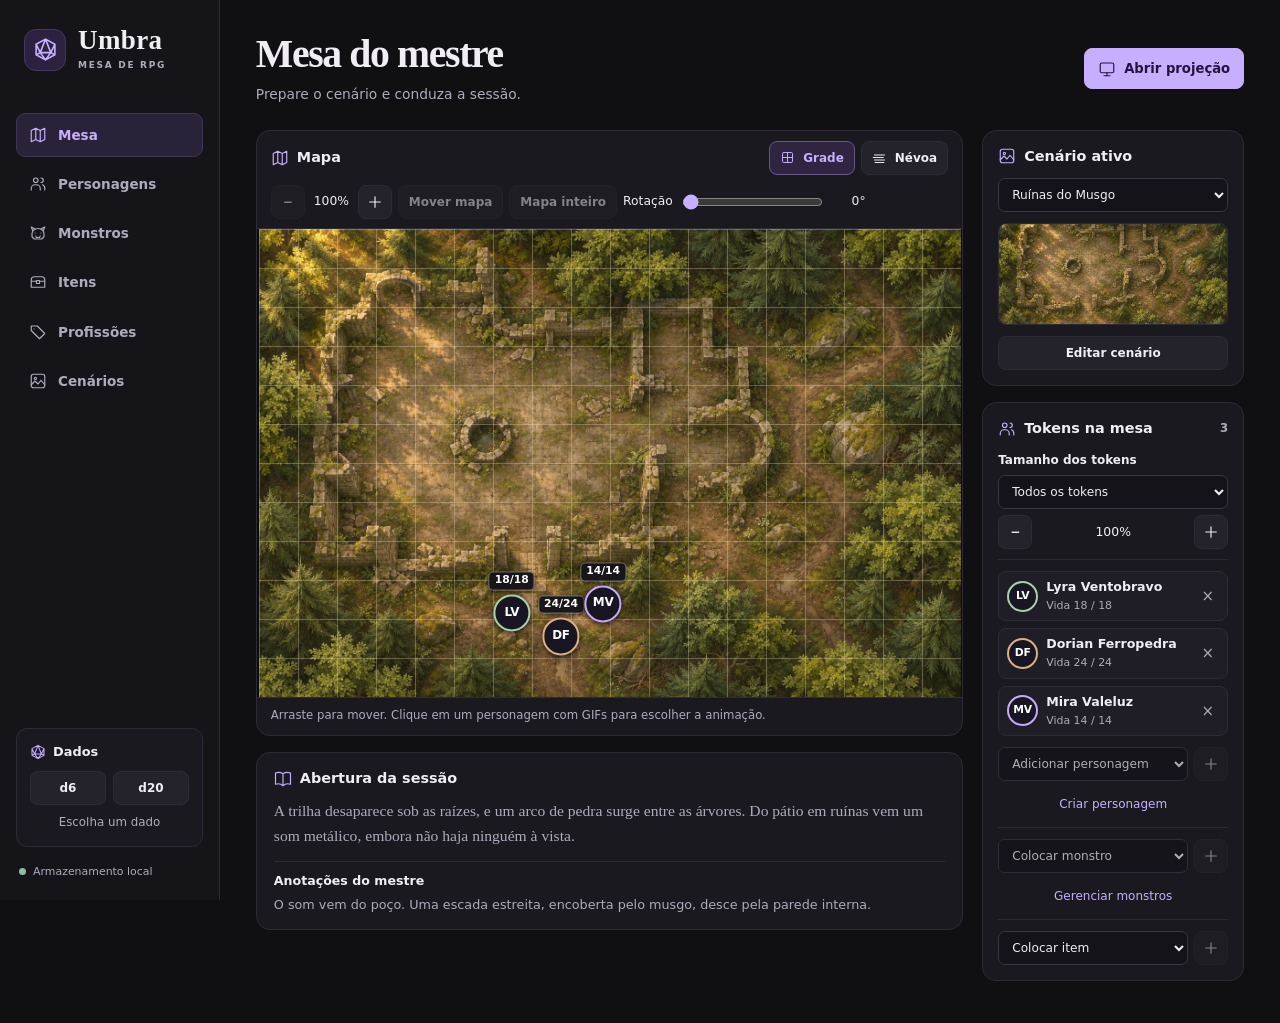
<file: index.html>
<!doctype html>
<html lang="pt-BR">
<head>
  <meta charset="utf-8">
  <meta name="viewport" content="width=device-width, initial-scale=1">
  <meta name="description" content="Painel do mestre para organizar e projetar sua mesa de RPG.">
  <title>Umbra — Mesa de RPG</title>
  <link rel="stylesheet" href="styles.css">
  <script src="app.js" defer></script>
</head>
<body>
  <svg class="icon-library" xmlns="http://www.w3.org/2000/svg" aria-hidden="true">
    <symbol id="i-die" viewBox="0 0 24 24"><path d="m12 2 9 5v10l-9 5-9-5V7zM12 2l5 13H7L12 2ZM3 7l4 8-4 2m18-10-4 8 4 2m-14-2 5 7 5-7"/></symbol>
    <symbol id="i-map" viewBox="0 0 24 24"><path d="m3 6 6-3 6 3 6-3v15l-6 3-6-3-6 3zM9 3v15m6-12v15"/></symbol>
    <symbol id="i-users" viewBox="0 0 24 24"><circle cx="9" cy="7" r="3"/><path d="M3 20v-2a5 5 0 0 1 5-5h2a5 5 0 0 1 5 5v2M16 4a3 3 0 0 1 0 6m2 3a5 5 0 0 1 3 5v2"/></symbol>
    <symbol id="i-image" viewBox="0 0 24 24"><rect x="3" y="3" width="18" height="18" rx="3"/><circle cx="8.5" cy="8.5" r="1.5"/><path d="m3 17 5-5 4 4 4-5 5 6"/></symbol>
    <symbol id="i-screen" viewBox="0 0 24 24"><rect x="3" y="4" width="18" height="13" rx="2"/><path d="M8 21h8m-4-4v4"/></symbol>
    <symbol id="i-grid" viewBox="0 0 24 24"><rect x="4" y="4" width="16" height="16" rx="2"/><path d="M4 12h16M12 4v16"/></symbol>
    <symbol id="i-fog" viewBox="0 0 24 24"><path d="M4 8h16M2 12h16m-14 4h16m-15 4h14"/></symbol>
    <symbol id="i-plus" viewBox="0 0 24 24"><path d="M12 5v14m-7-7h14"/></symbol>
    <symbol id="i-close" viewBox="0 0 24 24"><path d="m6 6 12 12M18 6 6 18"/></symbol>
    <symbol id="i-book" viewBox="0 0 24 24"><path d="M12 5v16m0-16C9 3 5 3 2 4v15c3-1 7-1 10 2 3-3 7-3 10-2V4c-3-1-7-1-10 1Z"/></symbol>
    <symbol id="i-monster" viewBox="0 0 24 24"><path d="M5 9 3 4l6 3m10 2 2-5-6 3M4 13a8 7 0 1 1 16 0v4l-3 3H7l-3-3Zm4-1h.01m8 0h.01M9 16l1 2h4l1-2"/></symbol>
    <symbol id="i-chest" viewBox="0 0 24 24"><path d="M3 11V9a4 4 0 0 1 4-4h10a4 4 0 0 1 4 4v10H3zm0 0h7m4 0h7m-11-1h4v4h-4z"/></symbol>
    <symbol id="i-tag" viewBox="0 0 24 24"><path d="M3 4h8l10 10-7 7L3 10zM7 8h.01"/></symbol>
  </svg>

  <div class="app-layout">
    <aside class="sidebar">
      <div class="brand">
        <div class="brand-mark"><svg class="icon"><use href="#i-die"/></svg></div>
        <div><span class="brand-name">Umbra</span><span class="brand-caption">MESA DE RPG</span></div>
      </div>
      <nav class="navigation" aria-label="Painel do mestre">
        <button type="button" data-view="mesa" aria-current="page"><svg class="icon"><use href="#i-map"/></svg>Mesa</button>
        <button type="button" data-view="fichas"><svg class="icon"><use href="#i-users"/></svg>Personagens</button>
        <button type="button" data-view="monstros"><svg class="icon"><use href="#i-monster"/></svg>Monstros</button>
        <button type="button" data-view="itens"><svg class="icon"><use href="#i-chest"/></svg>Itens</button>
        <button type="button" data-view="profissoes"><svg class="icon"><use href="#i-tag"/></svg>Profissões</button>
        <button type="button" data-view="cenarios"><svg class="icon"><use href="#i-image"/></svg>Cenários</button>
      </nav>
      <div class="sidebar-bottom">
        <section class="dice" aria-labelledby="dice-title">
          <h2 id="dice-title"><svg class="icon"><use href="#i-die"/></svg>Dados</h2>
          <div class="dice-actions"><button class="button small" type="button" data-die="6">d6</button><button class="button small" type="button" data-die="20">d20</button></div>
          <output id="dice-result" aria-live="polite">Escolha um dado</output>
        </section>
        <p class="local-label"><span class="local-dot"></span>Armazenamento local</p>
      </div>
    </aside>

    <main class="workspace">
      <section id="mesa" class="view" aria-labelledby="table-title">
        <header class="page-header">
          <div><h1 id="table-title">Mesa do mestre</h1><p>Prepare o cenário e conduza a sessão.</p></div>
          <button id="open-projection" class="button primary" type="button"><svg class="icon"><use href="#i-screen"/></svg>Abrir projeção</button>
        </header>
        <div class="table-layout">
          <div class="table-main">
            <section class="panel map-panel" aria-labelledby="map-title">
              <div class="map-toolbar">
                <div class="map-heading"><svg class="icon"><use href="#i-map"/></svg><h2 id="map-title">Mapa</h2></div>
                <div class="map-tools">
                  <button id="toggle-grid" class="button small grid-button" type="button" aria-pressed="false"><svg class="icon"><use href="#i-grid"/></svg>Grade</button>
                  <button id="toggle-fog" class="button small grid-button" type="button" aria-pressed="false" aria-controls="fog-tools"><svg class="icon"><use href="#i-fog"/></svg>Névoa</button>
                </div>
              </div>
              <div class="camera-tools" role="group" aria-label="Enquadramento do mapa">
                <div class="zoom-controls">
                  <button id="zoom-out" class="button small icon-button" type="button" aria-label="Diminuir zoom">−</button>
                  <output id="map-zoom" aria-live="polite">100%</output>
                  <button id="zoom-in" class="button small icon-button" type="button" aria-label="Aumentar zoom"><svg class="icon"><use href="#i-plus"/></svg></button>
                </div>
                <button id="toggle-pan" class="button small grid-button" type="button" aria-pressed="false">Mover mapa</button>
                <button id="reset-camera" class="button small" type="button">Mapa inteiro</button>
                <div class="rotation-controls">
                  <label for="map-rotation">Rotação</label>
                  <input id="map-rotation" type="range" min="0" max="359" step="1" value="0">
                  <output id="map-angle" for="map-rotation">0°</output>
                </div>
              </div>
              <div id="fog-tools" class="fog-tools" role="group" aria-label="Editar névoa" hidden>
                <button class="button small grid-button" type="button" data-fog-mode="cover" aria-pressed="true">Cobrir</button>
                <button class="button small grid-button" type="button" data-fog-mode="reveal" aria-pressed="false">Revelar</button>
              </div>
              <div class="map-stage" id="master-stage">
                <div class="map-viewport">
                  <div class="board" id="master-board" hidden>
                    <img class="board-image" alt="" draggable="false">
                    <div class="map-grid" hidden></div>
                    <div class="fog-layer" aria-hidden="true"></div>
                    <div class="token-layer"></div>
                    <div class="fog-selection" aria-hidden="true" hidden></div>
                  </div>
                  <p class="map-empty" id="master-empty">Selecione um cenário para abrir o mapa.</p>
                </div>
              </div>
              <p class="map-hint" id="token-hint">Arraste para mover. Clique em um personagem com GIFs para escolher a animação.</p>
              <p class="map-hint" id="fog-hint" hidden>Arraste no mapa para marcar uma área. Clique em Névoa novamente para mover os tokens.</p>
              <p class="map-hint" id="pan-hint" hidden>Arraste o cenário para enquadrar a área da projeção. Clique em Mover mapa novamente para voltar aos tokens.</p>
            </section>
            <section class="panel narrative" id="narrative" hidden>
              <h2><svg class="icon"><use href="#i-book"/></svg>Abertura da sessão</h2>
              <p class="opening-text" id="scene-intro"></p>
              <div id="gm-notes" class="gm-notes" hidden><h3>Anotações do mestre</h3><p></p></div>
            </section>
          </div>
          <aside class="table-tools" aria-label="Controles do cenário">
            <section class="panel controls">
              <h2><svg class="icon"><use href="#i-image"/></svg>Cenário ativo</h2>
              <label class="sr-only" for="active-scene">Cenário ativo</label>
              <select id="active-scene"></select>
              <img id="scene-preview" class="scene-preview" alt="Prévia do cenário" hidden>
              <button type="button" id="edit-active-scene" class="button small full">Editar cenário</button>
            </section>
            <section class="panel controls">
              <h2><svg class="icon"><use href="#i-users"/></svg>Tokens na mesa <span id="token-count" class="count">0</span></h2>
              <div class="token-sizing">
                <label for="token-size-target">Tamanho dos tokens</label>
                <select id="token-size-target" aria-describedby="token-size-help"></select>
                <div class="token-size-actions">
                  <button type="button" id="decrease-token-size" class="button small icon-button" aria-label="Diminuir tamanho dos tokens">−</button>
                  <output id="token-size-value" aria-live="polite">100%</output>
                  <button type="button" id="increase-token-size" class="button small icon-button" aria-label="Aumentar tamanho dos tokens"><svg class="icon"><use href="#i-plus"/></svg></button>
                </div>
                <p id="token-size-help" class="muted" hidden>Ajuste em relação ao tamanho de todos.</p>
              </div>
              <ul id="token-list" class="token-list"></ul>
              <details id="retired-tokens" class="retired-tokens" hidden>
                <summary>Tokens retirados <span id="retired-token-count" class="count"></span></summary>
                <ul id="retired-token-list" class="token-list"></ul>
              </details>
              <form id="add-token-form" class="add-token">
                <label class="sr-only" for="available-character">Personagem para adicionar</label>
                <select id="available-character"></select>
                <button type="submit" class="button small icon-button" aria-label="Adicionar token" title="Adicionar token"><svg class="icon"><use href="#i-plus"/></svg></button>
              </form>
              <button type="button" id="new-table-character" class="text-button">Criar personagem</button>
              <form id="spawn-monster-form" class="add-token monster-spawn">
                <label class="sr-only" for="available-monster">Monstro para colocar na mesa</label>
                <select id="available-monster"></select>
                <button type="submit" class="button small icon-button" aria-label="Colocar monstro no mapa" title="Colocar monstro no mapa"><svg class="icon"><use href="#i-plus"/></svg></button>
              </form>
              <button type="button" id="open-monsters" class="text-button">Gerenciar monstros</button>
              <form id="place-item-form" class="add-token item-placement">
                <label class="sr-only" for="available-item">Item para colocar na mesa</label>
                <select id="available-item"></select>
                <button type="submit" class="button small icon-button" aria-label="Colocar item no mapa" title="Colocar item no mapa"><svg class="icon"><use href="#i-plus"/></svg></button>
              </form>
            </section>
          </aside>
        </div>
      </section>

      <section id="fichas" class="view" aria-labelledby="characters-title" hidden>
        <header class="page-header">
          <div><h1 id="characters-title">Personagens</h1><p>Crie e edite as fichas da campanha.</p></div>
          <button class="button primary" id="new-character" type="button"><svg class="icon"><use href="#i-plus"/></svg>Novo personagem</button>
        </header>
        <div class="record-grid" id="character-list"></div>
      </section>

      <section id="monstros" class="view" aria-labelledby="monsters-title" hidden>
        <header class="page-header">
          <div><h1 id="monsters-title">Monstros</h1><p>Cadastre criaturas e coloque cópias no cenário ativo.</p></div>
          <button class="button primary" id="new-monster" type="button"><svg class="icon"><use href="#i-plus"/></svg>Novo monstro</button>
        </header>
        <div class="record-grid" id="monster-list"></div>
      </section>

      <section id="itens" class="view" aria-labelledby="items-title" hidden>
        <header class="page-header">
          <div><h1 id="items-title">Itens</h1><p>Cadastre objetos e coloque-os nos seus cenários.</p></div>
          <button class="button primary" id="new-item" type="button"><svg class="icon"><use href="#i-plus"/></svg>Novo item</button>
        </header>
        <div class="record-grid" id="item-list"></div>
      </section>

      <section id="profissoes" class="view" aria-labelledby="professions-title" hidden>
        <header class="page-header">
          <div><h1 id="professions-title">Profissões</h1><p>Crie as etiquetas que serão usadas nas fichas.</p></div>
          <button class="button primary" id="new-profession" type="button"><svg class="icon"><use href="#i-plus"/></svg>Nova profissão</button>
        </header>
        <div class="record-grid" id="profession-list"></div>
      </section>

      <section id="cenarios" class="view" aria-labelledby="scenes-title" hidden>
        <header class="page-header">
          <div><h1 id="scenes-title">Cenários</h1><p>Organize os mapas e as aberturas da sua história.</p></div>
          <button class="button primary" id="new-scene" type="button"><svg class="icon"><use href="#i-plus"/></svg>Novo cenário</button>
        </header>
        <div class="record-grid" id="scene-list"></div>
      </section>
    </main>
  </div>

  <div class="notification" id="notification" role="status" aria-live="polite" hidden></div>

  <dialog id="character-dialog" aria-labelledby="character-form-title">
    <form id="character-form">
      <div class="dialog-header"><h2 id="character-form-title">Ficha do personagem</h2><button class="button small icon-button" type="button" data-close aria-label="Fechar"><svg class="icon"><use href="#i-close"/></svg></button></div>
      <label>Nome <input name="name" required maxlength="60" autofocus></label>
      <label>Classe ou conceito <input name="role" maxlength="60" placeholder="Ex.: Guardiã da floresta"></label>
      <label>Retrato original do personagem <input name="image" type="file" accept="image/*"></label>
      <div class="portrait-controls" hidden><span class="token portrait-preview" aria-hidden="true"></span><label class="check-option"><input name="removeImage" type="checkbox"> Remover retrato atual</label></div>
      <fieldset class="form-fieldset">
        <legend>Animações do token</legend>
        <label>Adicionar GIFs <input name="animations" type="file" accept="image/gif,.gif" multiple></label>
        <ul id="character-animations" class="character-animations" hidden></ul>
      </fieldset>
      <fieldset class="form-fieldset"><legend>Profissões</legend><div id="character-professions" class="profession-options"></div></fieldset>
      <div class="field-row">
        <label>Vida atual <input name="hp" type="number" min="0" max="9999" required></label>
        <label>Vida máxima <input name="maxHp" type="number" min="1" max="9999" required></label>
        <label>Cor do token <input name="color" type="color"></label>
      </div>
      <label>Atributos <textarea name="attributes" maxlength="1000" rows="3" placeholder="Ex.: Força 12, Agilidade 15"></textarea></label>
      <label>Anotações <textarea name="notes" maxlength="2500" rows="3"></textarea></label>
      <p class="form-error" role="alert" hidden></p>
      <div class="dialog-actions"><button class="button" type="button" data-close>Cancelar</button><button class="button primary" type="submit">Salvar ficha</button></div>
    </form>
  </dialog>

  <dialog id="token-animation-dialog" aria-labelledby="token-animation-title">
    <form id="token-animation-form">
      <div class="dialog-header"><h2 id="token-animation-title">Animação do token</h2><button class="button small icon-button" type="button" data-close aria-label="Fechar" autofocus><svg class="icon"><use href="#i-close"/></svg></button></div>
      <p id="token-animation-character" class="muted"></p>
      <div id="token-animation-options" class="token-animation-options"></div>
      <p class="form-error" role="alert" hidden></p>
    </form>
  </dialog>

  <dialog id="monster-dialog" aria-labelledby="monster-form-title">
    <form id="monster-form">
      <div class="dialog-header"><h2 id="monster-form-title">Monstro</h2><button class="button small icon-button" type="button" data-close aria-label="Fechar"><svg class="icon"><use href="#i-close"/></svg></button></div>
      <label>Nome <input name="name" required maxlength="60" autofocus></label>
      <div class="field-row monster-fields">
        <label>Vida máxima <input name="maxHp" type="number" min="1" max="9999" required></label>
        <label>Cor do token <input name="color" type="color"></label>
      </div>
      <label>Retrato do monstro <input name="image" type="file" accept="image/*"></label>
      <div class="portrait-controls" hidden><span class="token portrait-preview" aria-hidden="true"></span><label class="check-option"><input name="removeImage" type="checkbox"> Remover retrato atual</label></div>
      <p class="form-error" role="alert" hidden></p>
      <div class="dialog-actions"><button class="button" type="button" data-close>Cancelar</button><button class="button primary" type="submit">Salvar monstro</button></div>
    </form>
  </dialog>

  <dialog id="item-dialog" aria-labelledby="item-form-title">
    <form id="item-form">
      <div class="dialog-header"><h2 id="item-form-title">Item</h2><button class="button small icon-button" type="button" data-close aria-label="Fechar"><svg class="icon"><use href="#i-close"/></svg></button></div>
      <label>Nome <input name="name" required maxlength="60" autofocus></label>
      <label>Imagem do item <input name="image" type="file" accept="image/*"></label>
      <div class="portrait-controls" hidden><span class="token portrait-preview" aria-hidden="true"></span><label class="check-option"><input name="removeImage" type="checkbox"> Remover imagem atual</label></div>
      <label>Anotações do mestre <textarea name="notes" maxlength="2500" rows="3"></textarea></label>
      <p class="form-error" role="alert" hidden></p>
      <div class="dialog-actions"><button class="button" type="button" data-close>Cancelar</button><button class="button primary" type="submit">Salvar item</button></div>
    </form>
  </dialog>

  <dialog id="profession-dialog" aria-labelledby="profession-form-title">
    <form id="profession-form">
      <div class="dialog-header"><h2 id="profession-form-title">Profissão</h2><button class="button small icon-button" type="button" data-close aria-label="Fechar"><svg class="icon"><use href="#i-close"/></svg></button></div>
      <label>Nome da profissão <input name="name" required maxlength="60" autofocus placeholder="Ex.: Ferreiro"></label>
      <p class="form-error" role="alert" hidden></p>
      <div class="dialog-actions"><button class="button" type="button" data-close>Cancelar</button><button class="button primary" type="submit">Salvar profissão</button></div>
    </form>
  </dialog>

  <dialog id="scene-dialog" aria-labelledby="scene-form-title">
    <form id="scene-form">
      <div class="dialog-header"><h2 id="scene-form-title">Cenário</h2><button class="button small icon-button" type="button" data-close aria-label="Fechar"><svg class="icon"><use href="#i-close"/></svg></button></div>
      <label>Nome <input name="name" required maxlength="80" autofocus></label>
      <label>Imagem do mapa <input name="image" type="file" accept="image/png,image/jpeg,image/webp,image/avif,image/gif,image/bmp"></label>
      <p class="field-help" id="scene-image-help"></p>
      <label>Texto de abertura <textarea name="intro" maxlength="2500" rows="4"></textarea></label>
      <label>Anotações do mestre <textarea name="notes" maxlength="2500" rows="3"></textarea></label>
      <p class="form-error" role="alert" hidden></p>
      <div class="dialog-actions"><button class="button" type="button" data-close>Cancelar</button><button class="button primary" type="submit">Salvar cenário</button></div>
    </form>
  </dialog>

  <dialog id="delete-dialog" aria-labelledby="delete-title">
    <form id="delete-form">
      <h2 id="delete-title">Confirmar exclusão</h2>
      <p id="delete-message"></p>
      <p class="form-error" role="alert" hidden></p>
      <div class="dialog-actions"><button class="button" type="button" data-close autofocus>Cancelar</button><button class="button danger" type="submit">Excluir</button></div>
    </form>
  </dialog>
</body>
</html>
</file>
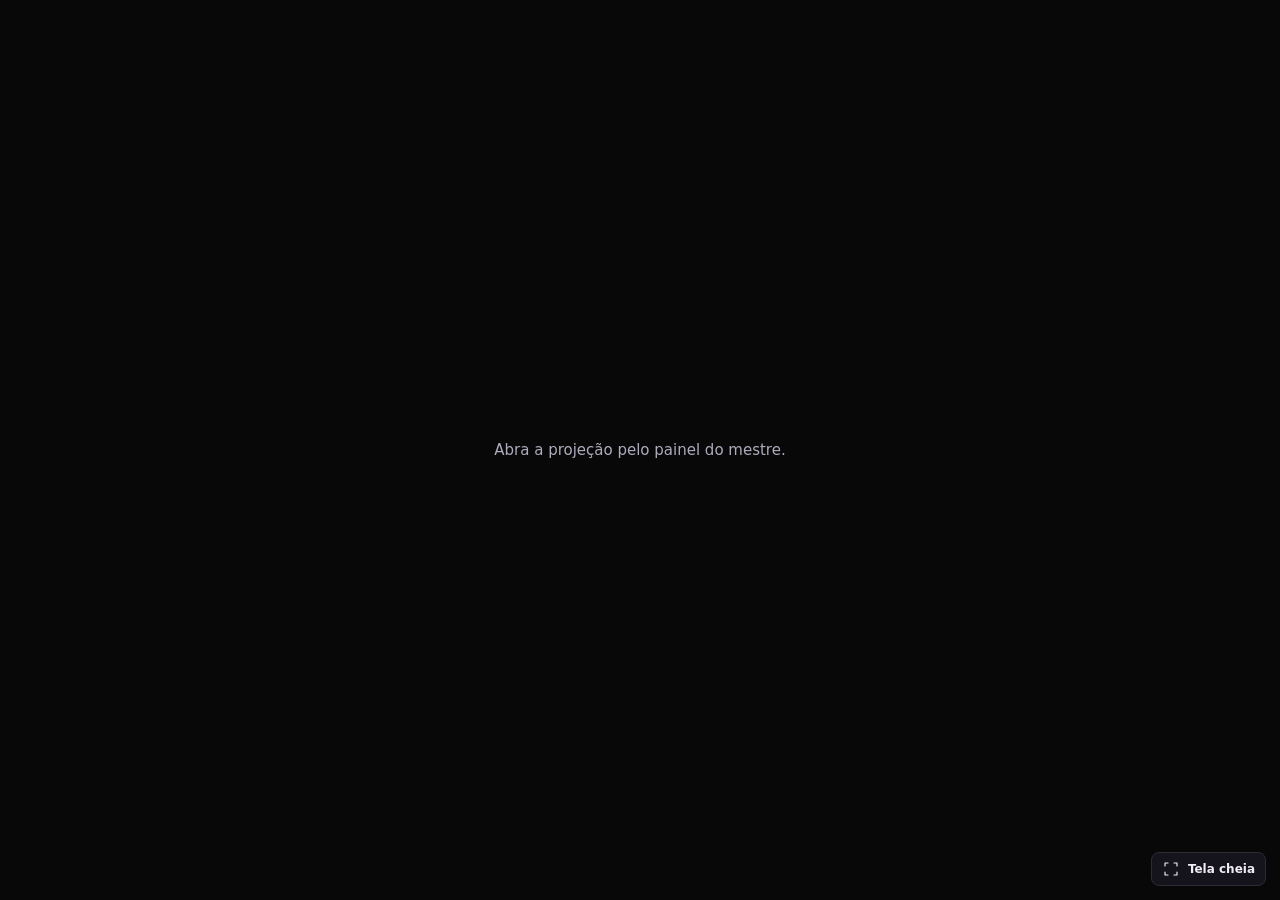
<file: projecao.html>
<!doctype html>
<html lang="pt-BR">
<head>
  <meta charset="utf-8">
  <meta name="viewport" content="width=device-width, initial-scale=1">
  <title>Umbra — Projeção da mesa</title>
  <link rel="stylesheet" href="styles.css">
  <script src="app.js" defer></script>
</head>
<body class="projection" data-projection>
  <main class="map-stage" id="projection-stage" aria-label="Mapa da sessão">
    <div class="map-viewport">
      <div class="board" id="projection-board" hidden>
        <img class="board-image" alt="" draggable="false">
        <div class="map-grid" hidden></div>
        <div class="token-layer"></div>
        <div class="fog-layer" aria-hidden="true"></div>
      </div>
      <p id="projection-empty" class="map-empty">Aguardando o cenário do mestre.</p>
    </div>
  </main>
  <button id="fullscreen" class="button small fullscreen-button" type="button" aria-pressed="false"><svg class="icon" viewBox="0 0 24 24" aria-hidden="true"><path d="M8 4H4v4m12-4h4v4M4 16v4h4m12-4v4h-4"/></svg><span>Tela cheia</span></button>
</body>
</html>
</file>
<file: styles.css>
:root {
  color-scheme: dark;
  font: 15px/1.5 system-ui, -apple-system, "Segoe UI", sans-serif;
  --page: #101013;
  --sidebar: #151519;
  --panel: #19191f;
  --line: #2d2c36;
  --text: #f1edf5;
  --muted: #afabbc;
  --accent: #c6afff;
  --accent-ink: #24153c;
  --radius: 14px;
}

*, *::before, *::after { box-sizing: border-box; }
[hidden] { display: none !important; }
body { margin: 0; background: var(--page); color: var(--text); }
h1, h2, h3, p { margin: 0; }
button, input, textarea, select { font: inherit; }
button { cursor: pointer; }
button:disabled { opacity: .5; cursor: default; }
:focus-visible { outline: 2px solid var(--accent); outline-offset: 3px; }
.icon-library { position: absolute; width: 0; height: 0; }
.icon { display: inline-block; width: 18px; height: 18px; flex: none; fill: none; stroke: currentColor; stroke-width: 1.55; stroke-linecap: round; stroke-linejoin: round; }
.sr-only { position: absolute; width: 1px; height: 1px; padding: 0; margin: -1px; overflow: hidden; clip-path: inset(50%); white-space: nowrap; }

.app-layout { min-height: 100vh; display: grid; grid-template-columns: 220px minmax(0, 1fr); }
.sidebar { position: sticky; top: 0; height: 100dvh; display: flex; flex-direction: column; padding: 27px 16px 20px; background: var(--sidebar); border-right: 1px solid var(--line); overflow-y: auto; }
.brand { display: flex; gap: 12px; align-items: center; margin: 0 8px 40px; }
.brand-mark { display: grid; place-items: center; width: 42px; height: 42px; border-radius: 12px; background: #2c2240; color: var(--accent); border: 1px solid #483660; }
.brand-mark .icon { width: 25px; height: 25px; }
.brand-name { display: block; font: 700 27px/1 Georgia, serif; letter-spacing: .015em; }
.brand-caption { display: block; margin-top: 5px; color: var(--muted); font-size: .6rem; font-weight: 700; letter-spacing: .19em; }
.navigation { display: grid; gap: 5px; }
.navigation button { display: flex; gap: 11px; align-items: center; padding: 11px 12px; color: var(--muted); background: transparent; border: 1px solid transparent; border-radius: 9px; text-align: left; font-weight: 600; font-size: .9rem; }
.navigation button:not([aria-current]):hover { background: var(--panel); color: var(--text); }
.navigation button[aria-current] { background: #2a2238; border-color: #413455; color: var(--accent); }
.sidebar-bottom { margin-top: auto; padding-top: 24px; }
.dice { display: grid; gap: 9px; padding: 13px; border: 1px solid var(--line); border-radius: 11px; background: var(--panel); }
.dice h2 { display: flex; align-items: center; gap: 7px; font-size: .86rem; }
.dice h2 .icon { color: var(--accent); width: 16px; height: 16px; }
.dice-actions { display: grid; grid-template-columns: 1fr 1fr; gap: 7px; }
#dice-result { display: block; color: var(--muted); font-size: .79rem; text-align: center; min-height: 1.25rem; font-variant-numeric: tabular-nums; }
#dice-result strong { color: var(--accent); }
.local-label { display: flex; align-items: center; gap: 7px; margin: 17px 3px 0; font-size: .73rem; color: var(--muted); }
.local-dot { width: 7px; height: 7px; border-radius: 50%; background: #8fbc9f; }
.storage-unavailable .local-dot { background: #f3a798; }

.workspace { width: min(100%, 1640px); margin-inline: auto; padding: 33px clamp(18px, 2.8vw, 48px) 42px; }
.page-header { display: flex; justify-content: space-between; align-items: center; gap: 16px; margin-bottom: 25px; }
.page-header h1 { font: 700 clamp(2rem, 3.1vw, 3rem)/1.08 Georgia, serif; letter-spacing: -.034em; }
.page-header p { color: var(--muted); margin-top: 8px; font-size: .92rem; }
.button { display: inline-flex; align-items: center; justify-content: center; gap: 8px; min-height: 41px; padding: 7px 13px; border: 1px solid var(--line); border-radius: 8px; background: #24232b; color: var(--text); font-size: .88rem; font-weight: 650; text-align: center; }
.button:not(:disabled):hover { background: #302d3a; border-color: #545064; }
.button.primary { background: var(--accent); border-color: var(--accent); color: var(--accent-ink); }
.button.primary:not(:disabled):hover { background: #d7c5ff; border-color: #d7c5ff; }
.button.small { min-height: 34px; padding: 5px 10px; font-size: .8rem; }
.button.full { width: 100%; }
.button.icon-button { width: 34px; padding: 0; flex: none; }
.button.danger { background: #ec9eaa; border-color: #ec9eaa; color: #3c121d; }
.button.danger:hover { background: #f4b8c0; }
.text-button { padding: 3px 0; background: transparent; border: 0; color: var(--accent); font-size: .8rem; text-underline-offset: 3px; }
.text-button:hover { text-decoration: underline; }

.table-layout { display: grid; grid-template-columns: minmax(0, 1fr) minmax(225px, 262px); gap: 19px; align-items: start; }
.table-main, .table-tools { display: grid; gap: 16px; min-width: 0; }
.panel { min-width: 0; background: var(--panel); border: 1px solid var(--line); border-radius: var(--radius); }
.panel h2 { display: flex; align-items: center; gap: 8px; font-size: .96rem; font-weight: 650; }
.panel h2 > .icon, .map-heading > .icon { color: var(--accent); }
.map-panel { overflow: hidden; }
.map-toolbar { min-height: 54px; padding: 9px 14px; display: flex; justify-content: space-between; align-items: center; gap: 10px; }
.map-tools, .fog-tools { display: flex; flex-wrap: wrap; gap: 6px; }
.fog-tools { padding: 0 14px 9px; }
.camera-tools { display: flex; align-items: center; flex-wrap: wrap; gap: 6px; padding: 0 14px 9px; }
.zoom-controls { display: inline-flex; align-items: center; gap: 5px; }
#map-zoom { min-width: 43px; text-align: center; font-size: .82rem; font-variant-numeric: tabular-nums; }
.rotation-controls { display: inline-flex; align-items: center; gap: 7px; font-size: .82rem; }
.rotation-controls input { width: clamp(72px, 11vw, 145px); padding: 0; accent-color: var(--accent); }
#map-angle { min-width: 34px; text-align: end; font-variant-numeric: tabular-nums; }
.map-heading { display: flex; gap: 8px; align-items: center; }
.grid-button[aria-pressed="true"] { color: var(--accent); border-color: #685487; background: #302540; }
.grid-button .icon { width: 15px; height: 15px; }
.map-stage { position: relative; display: grid; place-items: center; container-type: size; background: #0b0b0e; }
.map-viewport { display: grid; place-items: center; container-type: size; width: 100%; height: 100%; }
.map-viewport.camera-active { width: min(100cqw, 150cqh); height: auto; aspect-ratio: 3 / 2; overflow: clip; }
.map-viewport.pan-enabled { cursor: grab; touch-action: none; }
.map-viewport.is-panning { cursor: grabbing; }
.map-viewport.pan-enabled .token-layer { pointer-events: none; }
#master-stage { aspect-ratio: 3 / 2; border-block: 1px solid var(--line); }
.map-empty { color: var(--muted); padding: 18px; text-align: center; }
.board { --ratio: 1.5; width: min(100cqw, calc(100cqh * var(--ratio))); aspect-ratio: var(--ratio); position: relative; container-type: inline-size; user-select: none; }
.camera-active .board { transform: rotate(var(--camera-angle)) translate(var(--camera-x), var(--camera-y)) scale(var(--camera-zoom)); }
.board-image, .map-grid, .token-layer, .fog-layer { position: absolute; inset: 0; width: 100%; height: 100%; }
.board-image { pointer-events: none; }
.map-grid { pointer-events: none; background-image: linear-gradient(to right, #eee1ba4d 1px, transparent 1px), linear-gradient(to bottom, #eee1ba4d 1px, transparent 1px); background-size: 5.5556% calc(var(--ratio) * 5.5556%); }
.token-layer { isolation: isolate; }
.fog-layer, .fog-selection { pointer-events: none; }
.fog-area, .fog-selection { position: absolute; }
.fog-area { background: #100d1bb5; }
.projection .fog-layer { z-index: 1; }
.projection .fog-area { background: #080809; }
.fog-selection { z-index: 2; border: 1px dashed #eadcff; background: #c6afff40; }
.fog-selection.reveal { border-color: #b9efc8; background: #8fbc9f45; }
.board.fog-editing { cursor: crosshair; touch-action: none; }
.board.fog-editing .token-layer { pointer-events: none; }
.token { --token-color: #bca4f5; border-radius: 50%; border: 2px solid var(--token-color); background: #181622; color: #fff; display: inline-grid; place-items: center; overflow: hidden; font-weight: 750; letter-spacing: -.015em; line-height: 1; }
.token-portrait { display: block; width: 100%; height: 100%; min-height: 0; object-fit: cover; pointer-events: none; }
.token-chest { position: relative; width: 62%; height: 49%; border: 1px solid #41281a; border-radius: 30% 30% 13% 13%; background: linear-gradient(#ba7c3c 0 43%, #eac078 43% 52%, #945c30 52%); box-shadow: inset 0 0 0 1px #fff3; }
.token-chest::after { content: ""; position: absolute; inset: 36% 39% auto; height: 42%; border-radius: 1px; background: #f5d88b; box-shadow: 0 0 0 1px #62411c; }
.map-token { --token-diameter: clamp(26px, 5.3cqw, 51px); position: absolute; transform: translate(-50%, -50%) rotate(var(--token-angle, 0deg)); display: grid; width: calc(var(--token-diameter) * var(--token-scale, 1)); aspect-ratio: 1; font-size: clamp(.65rem, 1.7cqw, 1.03rem); touch-action: none; border-radius: 50%; }
.map-token-face { position: absolute; inset: 0; box-shadow: 0 2px 7px #000c; }
.token-health { position: absolute; left: 50%; bottom: calc(100% + 4px); transform: translateX(-50%); padding: 3px 5px; border: 1px solid #ffffff55; border-radius: 5px; background: #131319f2; color: #fff; font-size: .72rem; font-weight: 750; line-height: 1; white-space: nowrap; pointer-events: none; font-variant-numeric: tabular-nums; box-shadow: 0 1px 4px #000a; }
button.map-token { padding: 0; border: 0; background: transparent; cursor: grab; }
button.map-token:hover, button.map-token:focus-visible, button.map-token.is-dragging { z-index: 1; box-shadow: 0 0 0 3px #ebddff77, 0 2px 9px #000; }
button.map-token.is-dragging { cursor: grabbing; }
.map-hint { padding: 9px 14px 11px; font-size: .78rem; color: var(--muted); }
.controls { padding: 15px; display: grid; gap: 11px; }
.scene-preview { display: block; width: 100%; aspect-ratio: 2.25; object-fit: cover; border: 1px solid var(--line); border-radius: 8px; }
.count { color: var(--muted); margin-left: auto; font-size: .78rem; font-variant-numeric: tabular-nums; }
.token-sizing { display: grid; gap: 6px; padding-bottom: 10px; border-bottom: 1px solid var(--line); }
.token-sizing label { font-size: .8rem; font-weight: 650; }
.token-size-actions { display: grid; grid-template-columns: auto 1fr auto; align-items: center; gap: 6px; }
.token-size-actions output { text-align: center; font-variant-numeric: tabular-nums; font-size: .83rem; }
.token-list { display: grid; gap: 7px; margin: 0; padding: 0; list-style: none; }
.retired-tokens { border-top: 1px solid var(--line); padding-top: 7px; }
.retired-tokens summary { cursor: pointer; font-size: .83rem; color: var(--muted); }
.retired-tokens .token-list { margin-top: 8px; }
.retired-tokens .token-entry { grid-template-columns: minmax(0, 1fr) auto; }
.token-entry { display: grid; grid-template-columns: auto minmax(0, 1fr) auto; gap: 8px; align-items: center; border: 1px solid var(--line); background: #1f1e26; padding: 6px 6px 6px 8px; border-radius: 8px; }
.token-entry .token { width: 31px; height: 31px; font-size: .72rem; }
.entry-info { display: grid; gap: 1px; overflow-wrap: anywhere; }
.entry-info strong { font-size: .84rem; }
.entry-info span { color: var(--muted); font-size: .73rem; }
.remove-token { color: var(--muted); background: transparent; display: grid; place-items: center; width: 27px; height: 30px; border: 0; border-radius: 5px; }
.remove-token:hover { background: #3d2937; color: #ffd2da; }
.remove-token .icon { width: 15px; height: 15px; }
.add-token { display: grid; grid-template-columns: minmax(0, 1fr) auto; gap: 6px; }
.monster-spawn, .item-placement { border-top: 1px solid var(--line); padding-top: 11px; }
.narrative { padding: 15px 17px; display: grid; gap: 9px; }
.opening-text, .gm-notes p { color: var(--muted); white-space: pre-wrap; overflow-wrap: anywhere; }
.opening-text { font: 1.04rem/1.6 Georgia, serif; }
.gm-notes { border-top: 1px solid var(--line); margin-top: 3px; padding-top: 10px; }
.gm-notes h3 { font-size: .84rem; margin-bottom: 4px; }
.gm-notes p { font-size: .85rem; }

.record-grid { display: grid; grid-template-columns: repeat(auto-fill, minmax(min(100%, 258px), 1fr)); gap: 16px; }
.record-card { padding: 15px; display: grid; align-content: start; gap: 11px; overflow-wrap: anywhere; }
.record-card .record-image { width: 100%; aspect-ratio: 2; object-fit: cover; border-radius: 8px; }
.record-card .card-title { display: flex; align-items: center; gap: 10px; }
.record-card .card-title .token { flex: none; width: 41px; height: 41px; }
.record-card p { color: var(--muted); font-size: .88rem; white-space: pre-wrap; }
.record-card .card-actions { display: flex; flex-wrap: wrap; gap: 7px; margin-top: 2px; }
.profession-tags { display: flex; flex-wrap: wrap; gap: 5px; }
.profession-tag { width: fit-content; max-width: 100%; border: 1px solid #51406a; border-radius: 999px; background: #2a2238; color: var(--accent); padding: 3px 9px; font-size: .78rem; overflow-wrap: anywhere; }
.muted { color: var(--muted); font-size: .83rem; }

input, textarea, select { width: 100%; min-width: 0; padding: 7px 9px; border: 1px solid #383744; border-radius: 7px; color: var(--text); background: #131319; }
input[type="color"] { padding: 3px 6px; height: 38px; }
input::file-selector-button { margin-right: 8px; padding: 4px 7px; color: var(--text); background: #2d2839; border: 1px solid var(--line); border-radius: 5px; }
textarea { resize: vertical; }
.controls select { min-height: 34px; font-size: .81rem; text-overflow: ellipsis; }
dialog { width: min(520px, calc(100% - 26px)); max-height: calc(100dvh - 26px); color: var(--text); background: var(--panel); border: 1px solid #494452; border-radius: var(--radius); padding: 20px; box-shadow: 0 20px 85px #0009; }
dialog::backdrop { background: #08070cc2; }
dialog form { display: grid; gap: 12px; }
dialog h2 { font: 700 1.55rem/1.15 Georgia, serif; }
dialog label { display: grid; gap: 4px; font-size: .85rem; font-weight: 600; }
.dialog-header { display: flex; justify-content: space-between; align-items: center; gap: 8px; }
.dialog-actions { display: flex; flex-wrap: wrap; justify-content: flex-end; gap: 8px; margin-top: 4px; }
.field-row { display: grid; grid-template-columns: 1fr 1fr 1fr; gap: 9px; }
.monster-fields { grid-template-columns: 1fr 1fr; }
.portrait-controls { display: flex; align-items: center; gap: 10px; }
.portrait-preview { flex: none; width: 46px; height: 46px; }
.character-animations { display: grid; gap: 5px; padding: 0; margin: 8px 0 0; list-style: none; }
.character-animations li { display: grid; grid-template-columns: auto minmax(0, 1fr) auto; align-items: center; gap: 8px; padding: 5px 7px; border-radius: 7px; background: #131319; font-size: .8rem; overflow-wrap: anywhere; }
.animation-preview { flex: none; width: 32px; height: 32px; font-size: .7rem; }
.animation-gallery { display: flex; flex-wrap: wrap; gap: 6px; align-items: center; }
.token-animation-options { display: grid; gap: 6px; }
.token-animation-options .button { justify-content: flex-start; text-align: start; overflow-wrap: anywhere; }
.token-animation-options .button[aria-pressed="true"] { border-color: #8068a6; color: var(--accent); background: #302540; }
.form-fieldset { min-width: 0; margin: 0; padding: 6px 10px 9px; border: 1px solid var(--line); border-radius: 8px; }
.form-fieldset legend { padding-inline: 5px; font-weight: 600; font-size: .85rem; }
.profession-options { display: flex; flex-wrap: wrap; gap: 4px 13px; max-height: 120px; overflow-y: auto; }
dialog .check-option { display: flex; align-items: center; gap: 6px; font-weight: 500; overflow-wrap: anywhere; }
.check-option input { flex: none; width: auto; margin: 0; accent-color: var(--accent); }
.field-help { margin-top: -6px; color: var(--muted); font-size: .8rem; }
.form-error { color: #ffb5c1; font-size: .85rem; }
.notification { z-index: 3; position: fixed; bottom: 18px; right: 18px; max-width: min(390px, calc(100% - 36px)); padding: 11px 14px; background: #2b2538; color: var(--text); border: 1px solid #664e82; border-radius: 9px; box-shadow: 0 6px 30px #0006; }

.projection { background: #080809; overflow: hidden; }
#projection-stage { width: 100vw; height: 100dvh; background: inherit; }
.projection .map-token { --token-diameter: clamp(24px, 4.2cqw, 72px); font-size: clamp(.7rem, 1.35cqw, 1.3rem); }
.projection .token-health { font-size: clamp(.68rem, 1.12cqw, 1rem); }
.fullscreen-button { position: absolute; right: 14px; bottom: 14px; background: #17151ee5; }
.projection:fullscreen .fullscreen-button:not(:hover):not(:focus-visible) { opacity: 0; }

@media (max-width: 1100px) {
  .app-layout { grid-template-columns: 181px minmax(0, 1fr); }
  .sidebar { padding-inline: 12px; }
  .table-layout { grid-template-columns: minmax(0, 1fr) 219px; gap: 13px; }
  .controls { padding: 12px; }
}
@media (max-width: 860px) {
  .app-layout { display: block; }
  .sidebar { position: static; height: auto; display: grid; grid-template-columns: auto minmax(0, 1fr); gap: 12px; padding: 12px 16px; border-right: 0; border-bottom: 1px solid var(--line); }
  .brand { margin: 0; }
  .brand-caption, .local-label { display: none; }
  .navigation { display: flex; flex-wrap: wrap; justify-content: flex-end; align-items: center; }
  .navigation button { padding: 7px 9px; }
  .sidebar-bottom { grid-column: 1 / -1; padding: 0; }
  .dice { display: flex; align-items: center; padding: 5px 8px; }
  .workspace { padding-top: 23px; }
}
@media (max-width: 630px) {
  .sidebar { grid-template-columns: minmax(0, 1fr); }
  .navigation { justify-content: flex-start; }
  .table-layout { grid-template-columns: minmax(0, 1fr); }
  .page-header { align-items: flex-start; flex-wrap: wrap; }
}
</file>
